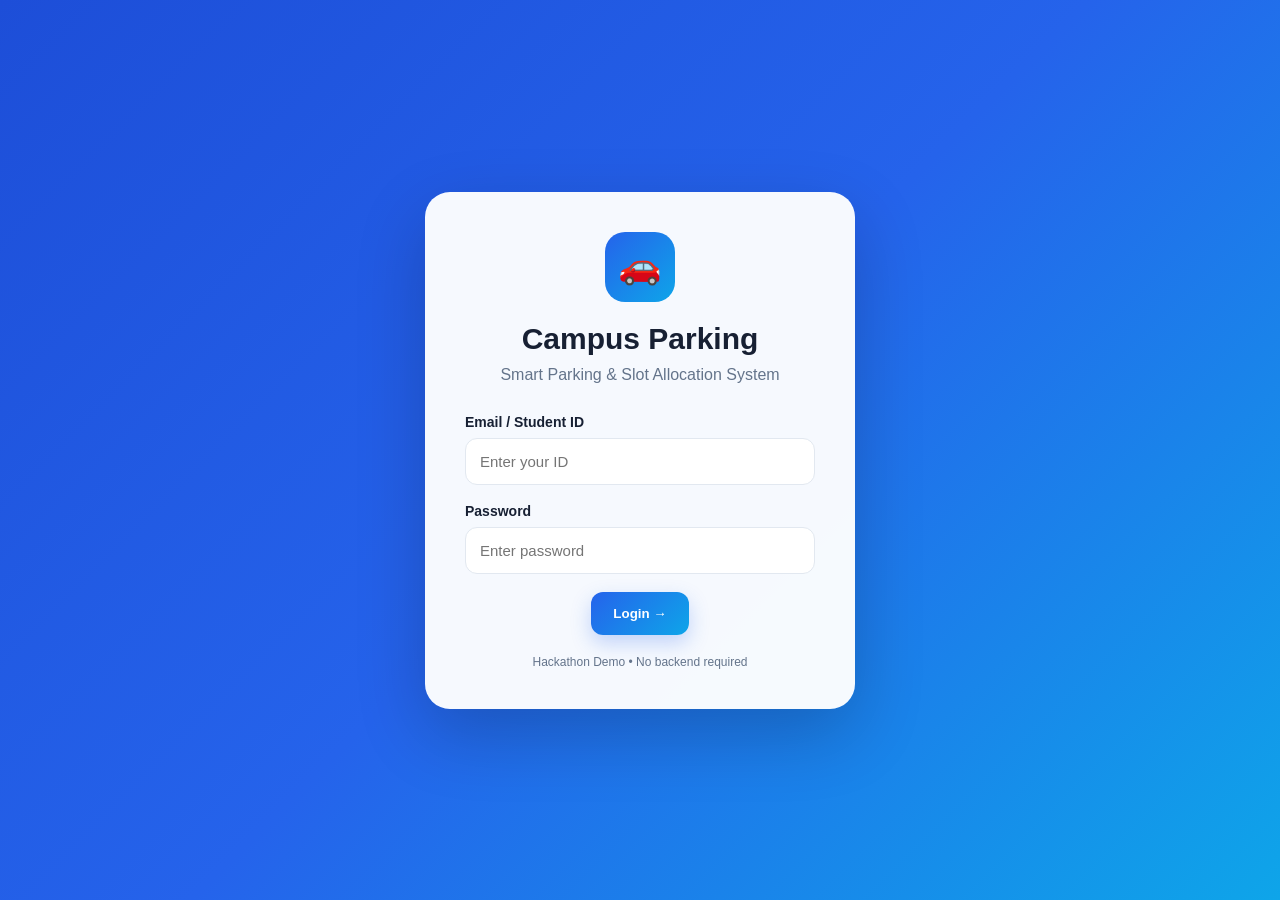
<file: index.html>
<!DOCTYPE html>
<html lang="en">
<head>
    <meta charset="UTF-8">
    <meta name="viewport" content="width=device-width, initial-scale=1.0">
    <title>Campus Parking - Login</title>
    <link rel="stylesheet" href="style.css">
</head>
<body class="auth-body">

    <div class="auth-container">
        <div class="auth-card">
            <div class="logo">🚗</div>
            <h1>Campus Parking</h1>
            <p class="subtitle">Smart Parking & Slot Allocation System</p>

            <form onsubmit="login(event)">
                <div class="input-group">
                    <label>Email / Student ID</label>
                    <input type="text" id="username"
                           placeholder="Enter your ID" required>
                </div>

                <div class="input-group">
                    <label>Password</label>
                    <input type="password"
                           placeholder="Enter password" required>
                </div>

                <button class="primary-btn" type="submit">
                    Login →
                </button>
            </form>

            <p class="demo-text">Hackathon Demo • No backend required</p>
        </div>
    </div>

    <script src="script.js"></script>
</body>
</html>
</file>
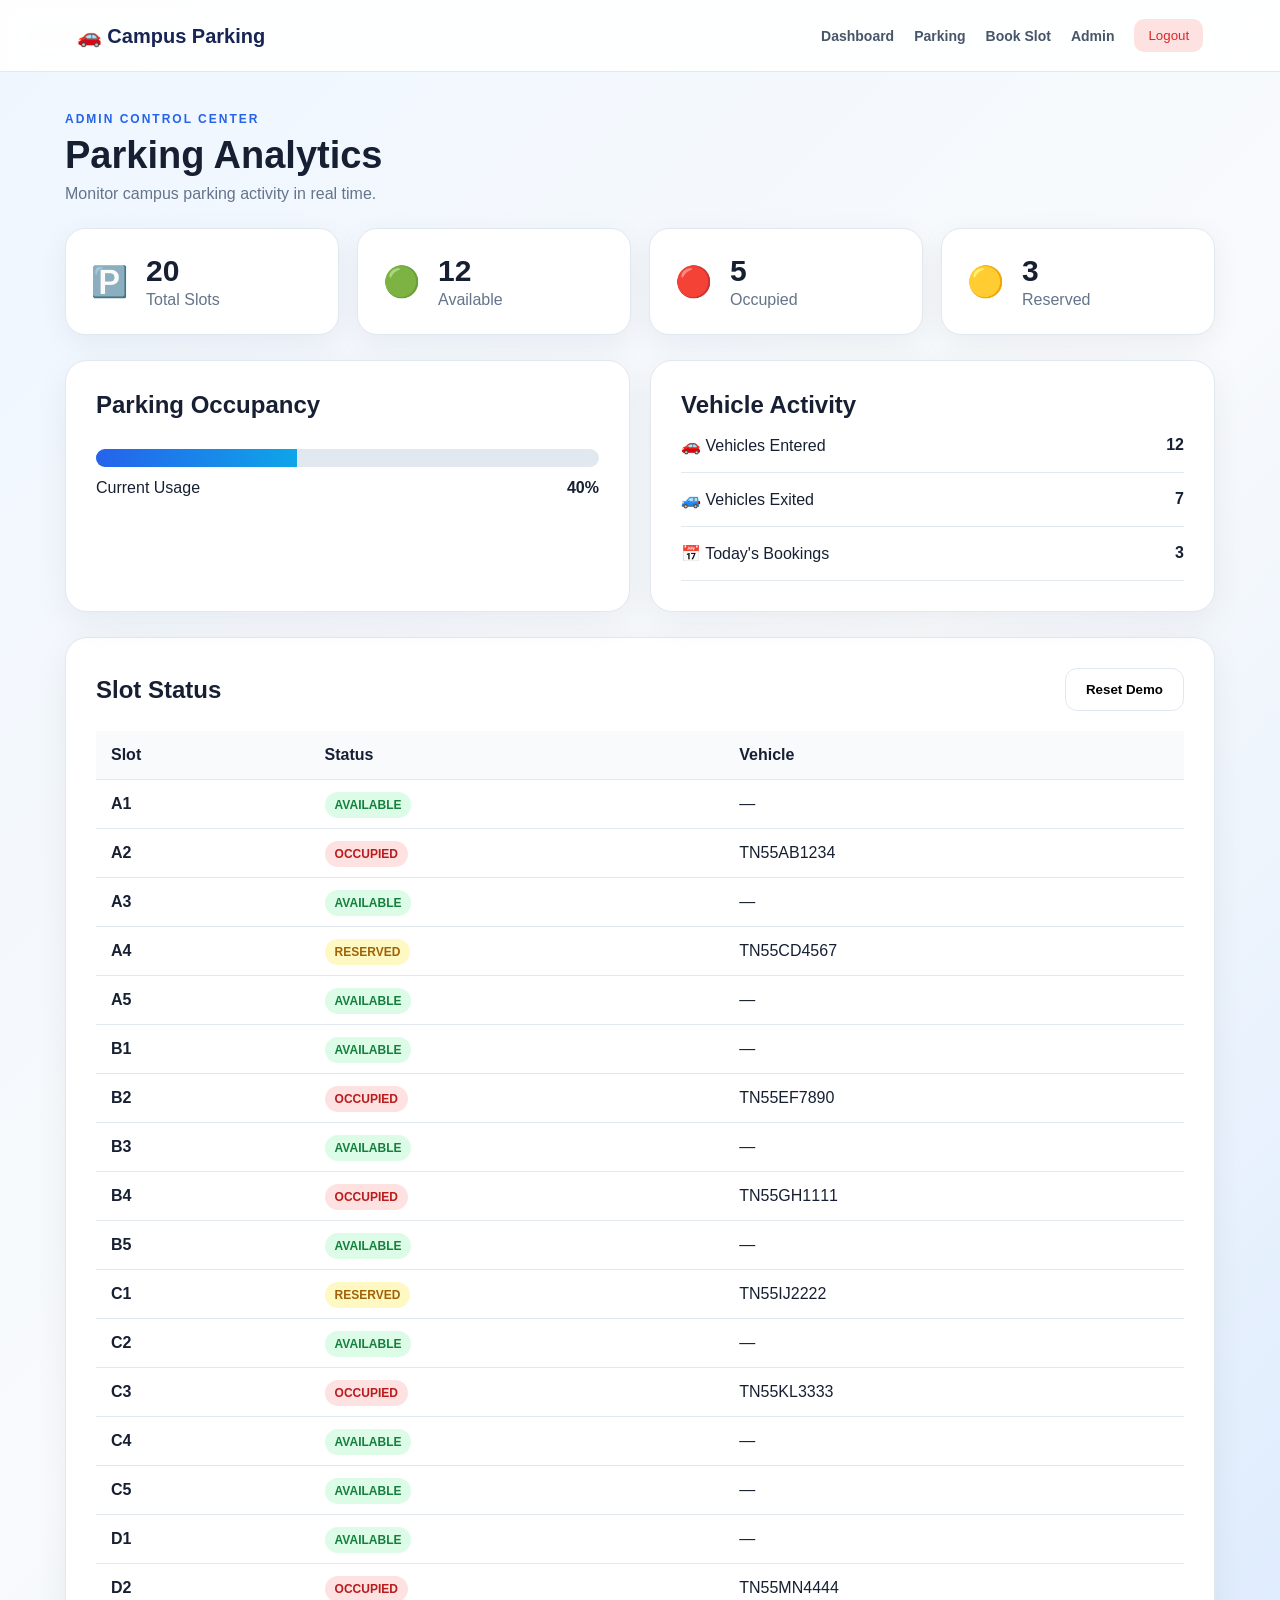
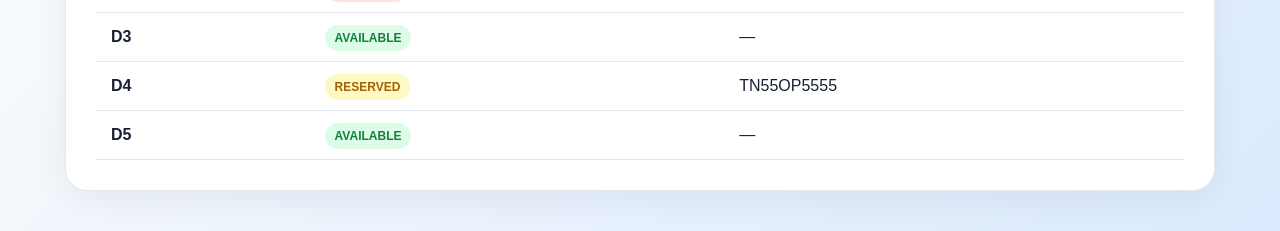
<file: admin.html>
<!DOCTYPE html>
<html lang="en">
<head>
    <meta charset="UTF-8">
    <meta name="viewport"
          content="width=device-width, initial-scale=1.0">
    <title>Admin Dashboard</title>
    <link rel="stylesheet" href="style.css">
</head>
<body>

<nav class="navbar">
    <div class="brand">🚗 Campus Parking</div>

    <div class="nav-links">
        <a href="dashboard.html">Dashboard</a>
        <a href="parking.html">Parking</a>
        <a href="booking.html">Book Slot</a>
        <a href="admin.html">Admin</a>
        <button onclick="logout()" class="logout-btn">Logout</button>
    </div>
</nav>

<main class="container">

    <div class="page-header">
        <div>
            <p class="eyebrow">ADMIN CONTROL CENTER</p>
            <h1>Parking Analytics</h1>
            <p>Monitor campus parking activity in real time.</p>
        </div>
    </div>

    <section class="stats-grid">

        <div class="stat-card">
            <span>🅿️</span>
            <div>
                <h3 id="adminTotal">20</h3>
                <p>Total Slots</p>
            </div>
        </div>

        <div class="stat-card available-card">
            <span>🟢</span>
            <div>
                <h3 id="adminAvailable">0</h3>
                <p>Available</p>
            </div>
        </div>

        <div class="stat-card occupied-card">
            <span>🔴</span>
            <div>
                <h3 id="adminOccupied">0</h3>
                <p>Occupied</p>
            </div>
        </div>

        <div class="stat-card reserved-card">
            <span>🟡</span>
            <div>
                <h3 id="adminReserved">0</h3>
                <p>Reserved</p>
            </div>
        </div>

    </section>

    <section class="analytics-grid">

        <div class="analytics-card">
            <h2>Parking Occupancy</h2>

            <div class="progress-container">
                <div id="occupancyProgress"
                     class="progress-bar"></div>
            </div>

            <div class="progress-info">
                <span>Current Usage</span>
                <strong id="occupancyPercent">0%</strong>
            </div>
        </div>

        <div class="analytics-card">
            <h2>Vehicle Activity</h2>

            <div class="activity-row">
                <span>🚗 Vehicles Entered</span>
                <strong id="entries">12</strong>
            </div>

            <div class="activity-row">
                <span>🚙 Vehicles Exited</span>
                <strong id="exits">7</strong>
            </div>

            <div class="activity-row">
                <span>📅 Today's Bookings</span>
                <strong id="bookings">0</strong>
            </div>
        </div>

    </section>

    <section class="admin-table-card">

        <div class="table-header">
            <h2>Slot Status</h2>

            <button class="secondary-btn"
                    onclick="resetParking()">
                Reset Demo
            </button>
        </div>

        <div class="table-wrapper">
            <table>
                <thead>
                    <tr>
                        <th>Slot</th>
                        <th>Status</th>
                        <th>Vehicle</th>
                    </tr>
                </thead>

                <tbody id="adminTable"></tbody>
            </table>
        </div>

    </section>

</main>

<script src="script.js"></script>
</body>
</html>
</file>
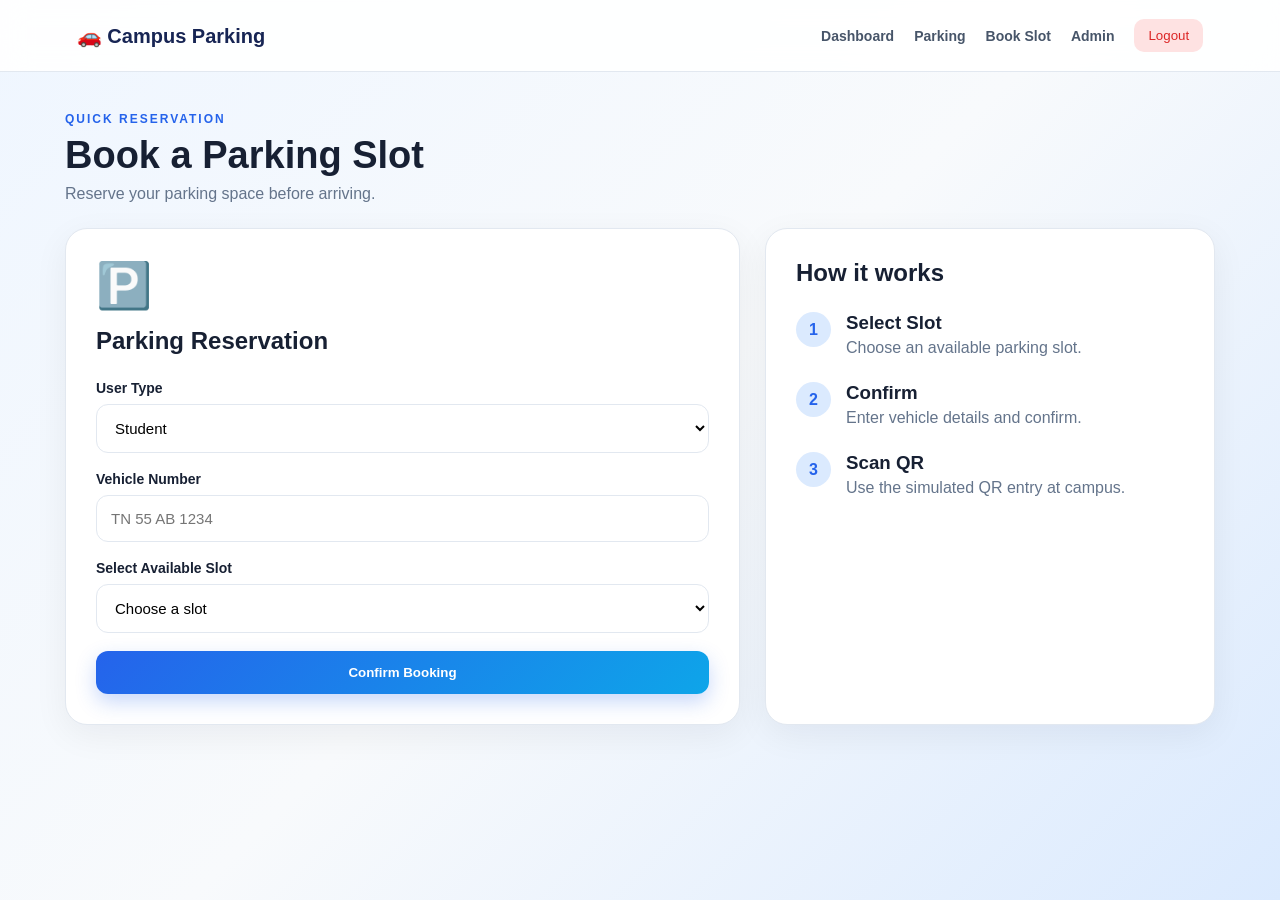
<file: booking.html>
<!DOCTYPE html>
<html lang="en">
<head>
    <meta charset="UTF-8">
    <meta name="viewport"
          content="width=device-width, initial-scale=1.0">
    <title>Book Parking Slot</title>
    <link rel="stylesheet" href="style.css">
</head>
<body>

<nav class="navbar">
    <div class="brand">🚗 Campus Parking</div>

    <div class="nav-links">
        <a href="dashboard.html">Dashboard</a>
        <a href="parking.html">Parking</a>
        <a href="booking.html">Book Slot</a>
        <a href="admin.html">Admin</a>
        <button onclick="logout()" class="logout-btn">Logout</button>
    </div>
</nav>

<main class="container">

    <div class="page-header">
        <div>
            <p class="eyebrow">QUICK RESERVATION</p>
            <h1>Book a Parking Slot</h1>
            <p>Reserve your parking space before arriving.</p>
        </div>
    </div>

    <div class="booking-layout">

        <div class="booking-card">

            <div class="booking-icon">🅿️</div>

            <h2>Parking Reservation</h2>

            <div class="input-group">
                <label>User Type</label>

                <select id="userType">
                    <option>Student</option>
                    <option>Staff</option>
                    <option>Visitor</option>
                </select>
            </div>

            <div class="input-group">
                <label>Vehicle Number</label>

                <input type="text"
                       id="vehicleNumber"
                       placeholder="TN 55 AB 1234">
            </div>

            <div class="input-group">
                <label>Select Available Slot</label>

                <select id="slotSelect">
                    <option value="">Loading slots...</option>
                </select>
            </div>

            <button class="primary-btn full-btn"
                    onclick="bookFromPage()">
                Confirm Booking
            </button>

        </div>

        <div class="info-card">

            <h2>How it works</h2>

            <div class="step">
                <span>1</span>
                <div>
                    <h3>Select Slot</h3>
                    <p>Choose an available parking slot.</p>
                </div>
            </div>

            <div class="step">
                <span>2</span>
                <div>
                    <h3>Confirm</h3>
                    <p>Enter vehicle details and confirm.</p>
                </div>
            </div>

            <div class="step">
                <span>3</span>
                <div>
                    <h3>Scan QR</h3>
                    <p>Use the simulated QR entry at campus.</p>
                </div>
            </div>

        </div>

    </div>

</main>

<div id="confirmationModal" class="modal">
    <div class="modal-card">

        <div class="success-icon">✓</div>

        <h2>Booking Confirmed!</h2>

        <p id="confirmationText"></p>

        <div class="fake-qr">
            ▦ ▦ ▦ ▦<br>
            ▦ ▦ ▦ ▦<br>
            ▦ ▦ ▦ ▦
        </div>

        <p class="small-text">
            Show this QR at the campus entry gate.
        </p>

        <button class="primary-btn full-btn"
                onclick="closeConfirmation()">
            Done
        </button>

    </div>
</div>

<div id="toast" class="toast"></div>

<script src="script.js"></script>
</body>
</html>
</file>
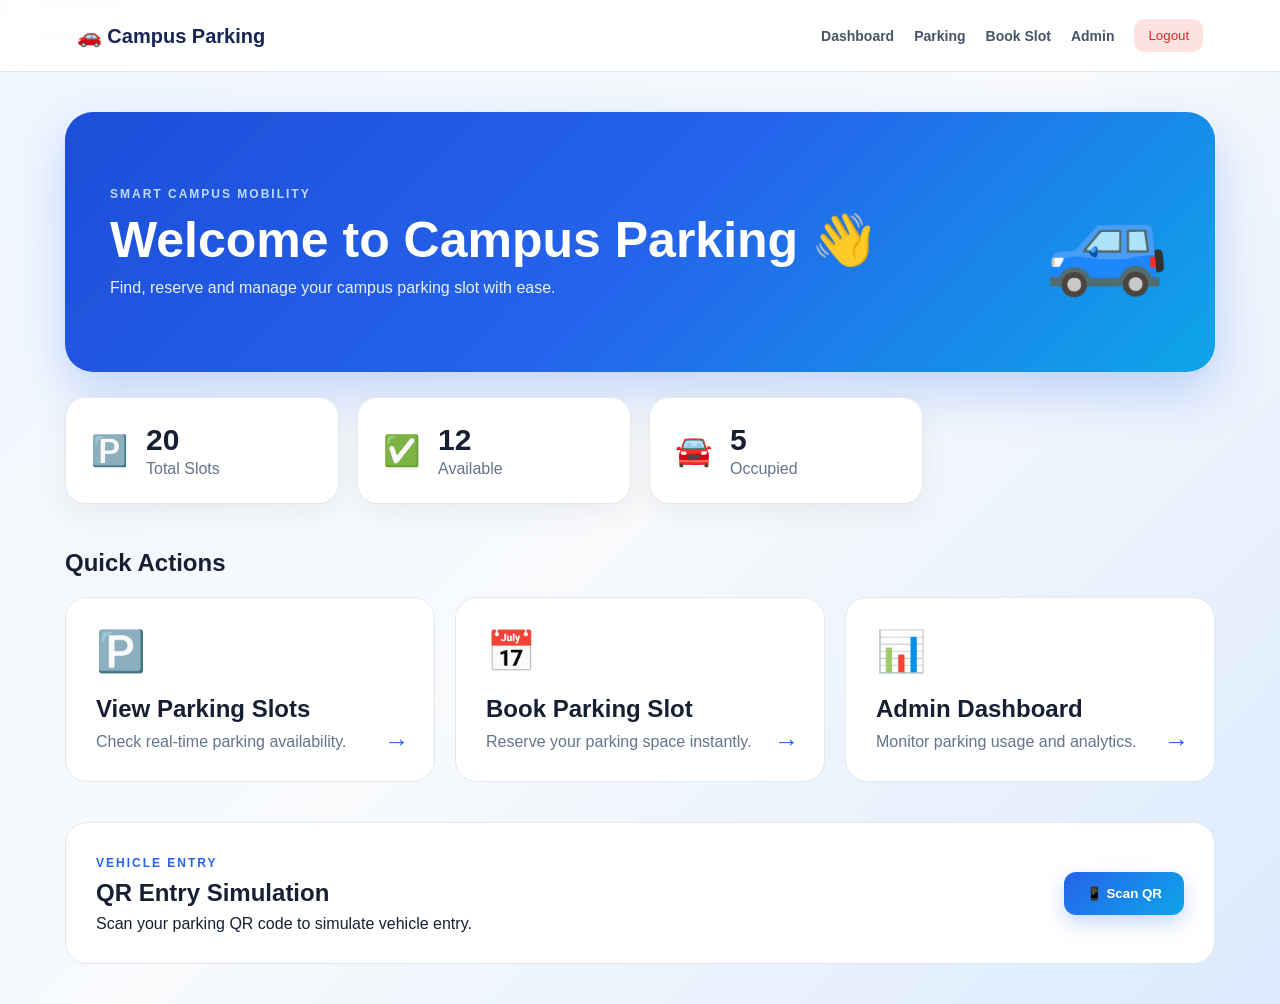
<file: dashboard.html>
<!DOCTYPE html>
<html lang="en">
<head>
    <meta charset="UTF-8">
    <meta name="viewport" content="width=device-width, initial-scale=1.0">
    <title>Campus Parking - Dashboard</title>
    <link rel="stylesheet" href="style.css">
</head>
<body>

<nav class="navbar">
    <div class="brand">🚗 Campus Parking</div>

    <div class="nav-links">
        <a href="dashboard.html">Dashboard</a>
        <a href="parking.html">Parking</a>
        <a href="booking.html">Book Slot</a>
        <a href="admin.html">Admin</a>
        <button onclick="logout()" class="logout-btn">Logout</button>
    </div>
</nav>

<main class="container">

    <section class="hero">
        <div>
            <p class="eyebrow">SMART CAMPUS MOBILITY</p>
            <h1>Welcome to Campus Parking 👋</h1>
            <p>
                Find, reserve and manage your campus parking slot
                with ease.
            </p>
        </div>

        <div class="hero-car">🚙</div>
    </section>

    <section class="stats-grid">
        <div class="stat-card">
            <span>🅿️</span>
            <div>
                <h3 id="totalSlots">20</h3>
                <p>Total Slots</p>
            </div>
        </div>

        <div class="stat-card available-card">
            <span>✅</span>
            <div>
                <h3 id="availableSlots">0</h3>
                <p>Available</p>
            </div>
        </div>

        <div class="stat-card occupied-card">
            <span>🚘</span>
            <div>
                <h3 id="occupiedSlots">0</h3>
                <p>Occupied</p>
            </div>
        </div>
    </section>

    <h2 class="section-title">Quick Actions</h2>

    <section class="action-grid">

        <a href="parking.html" class="action-card">
            <div class="action-icon">🅿️</div>
            <h2>View Parking Slots</h2>
            <p>Check real-time parking availability.</p>
            <span class="arrow">→</span>
        </a>

        <a href="booking.html" class="action-card">
            <div class="action-icon">📅</div>
            <h2>Book Parking Slot</h2>
            <p>Reserve your parking space instantly.</p>
            <span class="arrow">→</span>
        </a>

        <a href="admin.html" class="action-card">
            <div class="action-icon">📊</div>
            <h2>Admin Dashboard</h2>
            <p>Monitor parking usage and analytics.</p>
            <span class="arrow">→</span>
        </a>

    </section>

    <section class="qr-section">
        <div>
            <span class="eyebrow">VEHICLE ENTRY</span>
            <h2>QR Entry Simulation</h2>
            <p>Scan your parking QR code to simulate vehicle entry.</p>
        </div>

        <button class="primary-btn" onclick="simulateEntry()">
            📱 Scan QR
        </button>
    </section>

</main>

<div id="toast" class="toast"></div>

<script src="script.js"></script>
</body>
</html>
</file>
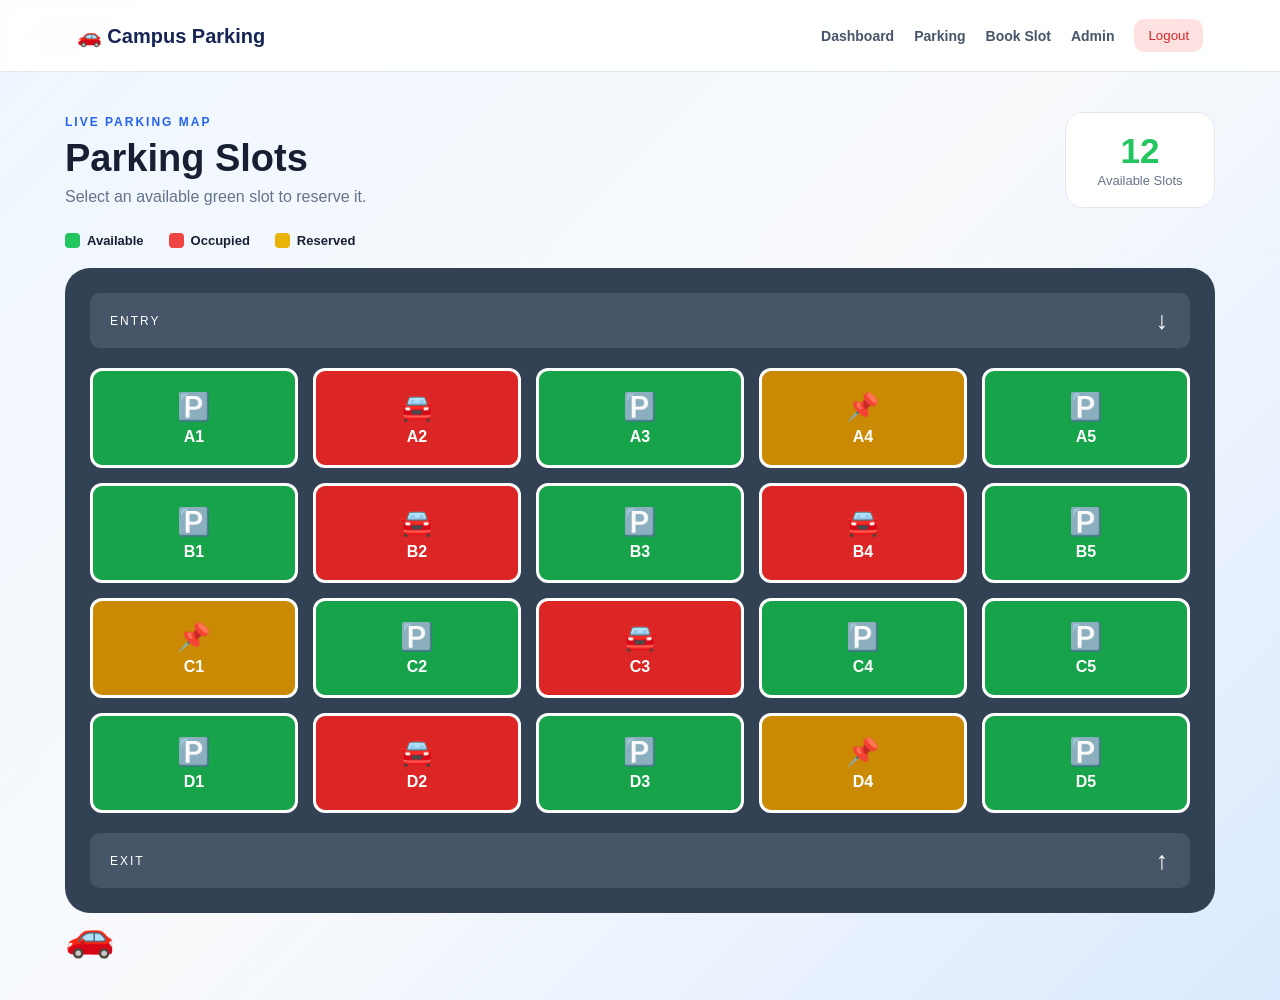
<file: parking.html>
<!DOCTYPE html>
<html lang="en">
<head>
    <meta charset="UTF-8">
    <meta name="viewport" content="width=device-width, initial-scale=1.0">
    <title>Parking Slots</title>
    <link rel="stylesheet" href="style.css">
</head>
<body>

<nav class="navbar">
    <div class="brand">🚗 Campus Parking</div>

    <div class="nav-links">
        <a href="dashboard.html">Dashboard</a>
        <a href="parking.html">Parking</a>
        <a href="booking.html">Book Slot</a>
        <a href="admin.html">Admin</a>
        <button onclick="logout()" class="logout-btn">Logout</button>
    </div>
</nav>

<main class="container">

    <div class="page-header">
        <div>
            <p class="eyebrow">LIVE PARKING MAP</p>
            <h1>Parking Slots</h1>
            <p>Select an available green slot to reserve it.</p>
        </div>

        <div class="availability-counter">
            <strong id="liveAvailable">0</strong>
            <span>Available Slots</span>
        </div>
    </div>

    <div class="legend">
        <span><i class="legend-box available"></i> Available</span>
        <span><i class="legend-box occupied"></i> Occupied</span>
        <span><i class="legend-box reserved"></i> Reserved</span>
    </div>

    <div class="parking-area">

        <div class="parking-road">
            <span>ENTRY</span>
            <span class="road-arrow">↓</span>
        </div>

        <div id="parkingGrid" class="parking-grid"></div>

        <div class="parking-road">
            <span>EXIT</span>
            <span class="road-arrow">↑</span>
        </div>

    </div>

    <div class="moving-car">🚗</div>

</main>

<div id="bookingModal" class="modal">
    <div class="modal-card">
        <button class="close-btn" onclick="closeModal()">×</button>

        <div class="success-icon">✓</div>

        <h2>Reserve Slot?</h2>

        <p>
            You selected parking slot
            <strong id="selectedSlot"></strong>.
        </p>

        <div class="modal-actions">
            <button class="secondary-btn" onclick="closeModal()">
                Cancel
            </button>

            <button class="primary-btn" onclick="confirmSlot()">
                Confirm Booking
            </button>
        </div>
    </div>
</div>

<div id="toast" class="toast"></div>

<script src="script.js"></script>
</body>
</html>
</file>
<file: style.css>
* {
    margin: 0;
    padding: 0;
    box-sizing: border-box;
}

:root {
    --blue: #2563eb;
    --dark-blue: #172554;
    --light-blue: #eff6ff;
    --text: #172033;
    --muted: #64748b;
    --white: #ffffff;
    --green: #22c55e;
    --red: #ef4444;
    --yellow: #eab308;
    --border: #e2e8f0;
}

body {
    font-family: Arial, Helvetica, sans-serif;
    color: var(--text);
    background:
        linear-gradient(135deg, #eff6ff, #f8fafc 50%, #dbeafe);
    min-height: 100vh;
}

a {
    text-decoration: none;
    color: inherit;
}

/* LOGIN */

.auth-body {
    min-height: 100vh;
    display: flex;
    align-items: center;
    justify-content: center;
    padding: 20px;
    background:
        linear-gradient(135deg, #1d4ed8, #2563eb, #0ea5e9);
}

.auth-container {
    width: 100%;
    max-width: 430px;
}

.auth-card {
    background: rgba(255,255,255,0.96);
    padding: 40px;
    border-radius: 25px;
    box-shadow: 0 25px 70px rgba(0,0,0,0.2);
    text-align: center;
    animation: fadeUp 0.7s ease;
}

.logo {
    width: 70px;
    height: 70px;
    display: flex;
    align-items: center;
    justify-content: center;
    margin: auto auto 20px;
    border-radius: 20px;
    background: linear-gradient(135deg,#2563eb,#0ea5e9);
    font-size: 35px;
}

.auth-card h1 {
    font-size: 30px;
}

.subtitle {
    color: var(--muted);
    margin: 10px 0 30px;
}

.demo-text {
    color: var(--muted);
    font-size: 12px;
    margin-top: 20px;
}

/* NAVBAR */

.navbar {
    min-height: 72px;
    background: rgba(255,255,255,0.9);
    backdrop-filter: blur(15px);
    border-bottom: 1px solid var(--border);
    display: flex;
    align-items: center;
    justify-content: space-between;
    padding: 0 6%;
    position: sticky;
    top: 0;
    z-index: 50;
}

.brand {
    font-weight: 800;
    font-size: 20px;
    color: var(--dark-blue);
}

.nav-links {
    display: flex;
    align-items: center;
    gap: 20px;
}

.nav-links a {
    color: #475569;
    font-size: 14px;
    font-weight: 600;
}

.nav-links a:hover {
    color: var(--blue);
}

.logout-btn {
    border: none;
    background: #fee2e2;
    color: #dc2626;
    padding: 9px 14px;
    border-radius: 10px;
    cursor: pointer;
}

/* LAYOUT */

.container {
    width: min(1150px, 92%);
    margin: 40px auto;
}

.hero {
    min-height: 260px;
    border-radius: 28px;
    padding: 45px;
    display: flex;
    align-items: center;
    justify-content: space-between;
    overflow: hidden;
    color: white;
    background:
        linear-gradient(135deg,#1d4ed8,#2563eb,#0ea5e9);
    box-shadow: 0 20px 50px rgba(37,99,235,0.25);
}

.hero h1 {
    font-size: clamp(30px,5vw,50px);
    margin: 10px 0;
}

.hero p:not(.eyebrow) {
    opacity: .9;
    max-width: 600px;
}

.hero-car {
    font-size: 100px;
    animation: float 3s ease-in-out infinite;
}

.eyebrow {
    font-size: 12px;
    font-weight: 800;
    letter-spacing: 2px;
    color: #2563eb;
}

.hero .eyebrow {
    color: #bfdbfe;
}

.section-title {
    margin: 45px 0 20px;
}

/* CARDS */

.stats-grid {
    display: grid;
    grid-template-columns: repeat(4,1fr);
    gap: 18px;
    margin-top: 25px;
}

.stat-card {
    background: white;
    padding: 25px;
    border: 1px solid var(--border);
    border-radius: 20px;
    display: flex;
    align-items: center;
    gap: 18px;
    box-shadow: 0 8px 30px rgba(15,23,42,.06);
}

.stat-card > span {
    font-size: 30px;
}

.stat-card h3 {
    font-size: 30px;
}

.stat-card p {
    color: var(--muted);
    margin-top: 3px;
}

.action-grid {
    display: grid;
    grid-template-columns: repeat(3,1fr);
    gap: 20px;
}

.action-card {
    position: relative;
    padding: 30px;
    background: white;
    border: 1px solid var(--border);
    border-radius: 22px;
    transition: .3s;
}

.action-card:hover {
    transform: translateY(-7px);
    box-shadow: 0 20px 40px rgba(37,99,235,.15);
    border-color: #93c5fd;
}

.action-icon {
    font-size: 40px;
    margin-bottom: 20px;
}

.action-card p {
    color: var(--muted);
    margin-top: 10px;
}

.arrow {
    position: absolute;
    right: 25px;
    bottom: 25px;
    font-size: 25px;
    color: var(--blue);
}

/* BUTTONS */

.primary-btn {
    border: none;
    border-radius: 12px;
    padding: 14px 22px;
    color: white;
    font-weight: 700;
    cursor: pointer;
    background: linear-gradient(135deg,#2563eb,#0ea5e9);
    box-shadow: 0 8px 20px rgba(37,99,235,.25);
    transition: .25s;
}

.primary-btn:hover {
    transform: translateY(-2px);
    box-shadow: 0 12px 25px rgba(37,99,235,.35);
}

.secondary-btn {
    border: 1px solid var(--border);
    border-radius: 12px;
    padding: 13px 20px;
    background: white;
    cursor: pointer;
    font-weight: 600;
}

.full-btn {
    width: 100%;
}

/* INPUTS */

.input-group {
    text-align: left;
    margin-bottom: 18px;
}

.input-group label {
    display: block;
    margin-bottom: 8px;
    font-size: 14px;
    font-weight: 700;
}

.input-group input,
.input-group select {
    width: 100%;
    padding: 14px;
    border: 1px solid var(--border);
    border-radius: 12px;
    outline: none;
    font-size: 15px;
    background: white;
}

.input-group input:focus,
.input-group select:focus {
    border-color: var(--blue);
    box-shadow: 0 0 0 3px #dbeafe;
}

/* QR */

.qr-section {
    margin-top: 40px;
    background: white;
    padding: 30px;
    border-radius: 22px;
    border: 1px solid var(--border);
    display: flex;
    justify-content: space-between;
    align-items: center;
}

.qr-section h2 {
    margin: 8px 0;
}

/* PARKING */

.page-header {
    display: flex;
    justify-content: space-between;
    align-items: center;
    gap: 20px;
    margin-bottom: 25px;
}

.page-header h1 {
    font-size: 38px;
    margin: 8px 0;
}

.page-header p:not(.eyebrow) {
    color: var(--muted);
}

.availability-counter {
    min-width: 150px;
    background: white;
    border: 1px solid var(--border);
    border-radius: 18px;
    padding: 18px 25px;
    text-align: center;
}

.availability-counter strong {
    display: block;
    font-size: 35px;
    color: var(--green);
}

.availability-counter span {
    color: var(--muted);
    font-size: 13px;
}

.legend {
    display: flex;
    gap: 25px;
    margin: 20px 0;
    flex-wrap: wrap;
}

.legend span {
    display: flex;
    align-items: center;
    gap: 7px;
    font-size: 13px;
    font-weight: 600;
}

.legend-box {
    width: 15px;
    height: 15px;
    border-radius: 4px;
}

.legend-box.available {
    background: var(--green);
}

.legend-box.occupied {
    background: var(--red);
}

.legend-box.reserved {
    background: var(--yellow);
}

.parking-area {
    background: #334155;
    border-radius: 25px;
    padding: 25px;
    position: relative;
    overflow: hidden;
}

.parking-grid {
    display: grid;
    grid-template-columns: repeat(5,1fr);
    gap: 15px;
    padding: 20px 0;
}

.parking-slot {
    min-height: 100px;
    border: 3px solid white;
    border-radius: 12px;
    color: white;
    display: flex;
    align-items: center;
    justify-content: center;
    flex-direction: column;
    cursor: pointer;
    font-weight: 800;
    transition: .3s;
}

.parking-slot:hover {
    transform: scale(1.05);
}

.parking-slot.available {
    background: #16a34a;
}

.parking-slot.occupied {
    background: #dc2626;
    cursor: not-allowed;
}

.parking-slot.reserved {
    background: #ca8a04;
    cursor: not-allowed;
}

.slot-car {
    font-size: 27px;
    margin-bottom: 5px;
}

.parking-road {
    height: 55px;
    background: #475569;
    border-radius: 10px;
    color: white;
    display: flex;
    justify-content: space-between;
    align-items: center;
    padding: 0 20px;
    font-size: 12px;
    letter-spacing: 2px;
}

.road-arrow {
    font-size: 25px;
}

.moving-car {
    font-size: 40px;
    position: relative;
    animation: drive 7s linear infinite;
}

/* BOOKING */

.booking-layout {
    display: grid;
    grid-template-columns: 1.2fr .8fr;
    gap: 25px;
}

.booking-card,
.info-card,
.analytics-card,
.admin-table-card {
    background: white;
    border: 1px solid var(--border);
    border-radius: 22px;
    padding: 30px;
    box-shadow: 0 10px 35px rgba(15,23,42,.06);
}

.booking-icon {
    font-size: 45px;
    margin-bottom: 15px;
}

.booking-card h2 {
    margin-bottom: 25px;
}

.info-card h2 {
    margin-bottom: 25px;
}

.step {
    display: flex;
    gap: 15px;
    margin: 25px 0;
}

.step > span {
    min-width: 35px;
    height: 35px;
    border-radius: 50%;
    background: #dbeafe;
    color: var(--blue);
    display: flex;
    justify-content: center;
    align-items: center;
    font-weight: bold;
}

.step p {
    color: var(--muted);
    margin-top: 5px;
}

/* ADMIN */

.analytics-grid {
    display: grid;
    grid-template-columns: 1fr 1fr;
    gap: 20px;
    margin-top: 25px;
}

.progress-container {
    height: 18px;
    background: #e2e8f0;
    border-radius: 20px;
    overflow: hidden;
    margin: 30px 0 12px;
}

.progress-bar {
    height: 100%;
    width: 0%;
    background: linear-gradient(90deg,#2563eb,#0ea5e9);
    transition: 1s;
}

.progress-info {
    display: flex;
    justify-content: space-between;
}

.activity-row {
    display: flex;
    justify-content: space-between;
    padding: 17px 0;
    border-bottom: 1px solid var(--border);
}

.admin-table-card {
    margin-top: 25px;
}

.table-header {
    display: flex;
    justify-content: space-between;
    align-items: center;
    margin-bottom: 20px;
}

.table-wrapper {
    overflow-x: auto;
}

table {
    width: 100%;
    border-collapse: collapse;
}

th, td {
    padding: 15px;
    text-align: left;
    border-bottom: 1px solid var(--border);
}

th {
    background: #f8fafc;
}

.status {
    padding: 6px 10px;
    border-radius: 20px;
    font-size: 12px;
    font-weight: bold;
}

.status.available {
    background: #dcfce7;
    color: #15803d;
}

.status.occupied {
    background: #fee2e2;
    color: #b91c1c;
}

.status.reserved {
    background: #fef9c3;
    color: #a16207;
}

/* MODAL */

.modal {
    position: fixed;
    inset: 0;
    background: rgba(15,23,42,.65);
    display: none;
    align-items: center;
    justify-content: center;
    padding: 20px;
    z-index: 100;
}

.modal.show {
    display: flex;
}

.modal-card {
    width: min(430px,100%);
    background: white;
    padding: 35px;
    border-radius: 25px;
    text-align: center;
    position: relative;
    animation: pop .3s ease;
}

.close-btn {
    position: absolute;
    top: 15px;
    right: 18px;
    border: none;
    background: none;
    font-size: 28px;
    cursor: pointer;
}

.success-icon {
    width: 65px;
    height: 65px;
    background: #dcfce7;
    color: #16a34a;
    border-radius: 50%;
    display: flex;
    align-items: center;
    justify-content: center;
    font-size: 35px;
    margin: auto auto 20px;
}

.modal-actions {
    display: flex;
    gap: 10px;
    margin-top: 25px;
}

.modal-actions button {
    flex: 1;
}

.fake-qr {
    width: 130px;
    height: 130px;
    margin: 20px auto;
    background: #111827;
    color: white;
    display: flex;
    align-items: center;
    justify-content: center;
    font-size: 22px;
    line-height: 30px;
}

.small-text {
    color: var(--muted);
    font-size: 13px;
}

/* TOAST */

.toast {
    position: fixed;
    right: 25px;
    bottom: 25px;
    background: #172033;
    color: white;
    padding: 15px 20px;
    border-radius: 12px;
    transform: translateY(100px);
    opacity: 0;
    transition: .3s;
    z-index: 200;
}

.toast.show {
    transform: translateY(0);
    opacity: 1;
}

/* ANIMATIONS */

@keyframes fadeUp {
    from {
        opacity: 0;
        transform: translateY(25px);
    }
    to {
        opacity: 1;
        transform: translateY(0);
    }
}

@keyframes pop {
    from {
        transform: scale(.85);
        opacity: 0;
    }
    to {
        transform: scale(1);
        opacity: 1;
    }
}

@keyframes float {
    0%,100% {
        transform: translateY(0);
    }
    50% {
        transform: translateY(-15px);
    }
}

@keyframes drive {
    from {
        transform: translateX(-10vw);
    }
    to {
        transform: translateX(100vw);
    }
}

/* RESPONSIVE */

@media (max-width: 800px) {

    .navbar {
        padding: 15px 4%;
        flex-direction: column;
        gap: 12px;
    }

    .nav-links {
        width: 100%;
        justify-content: center;
        gap: 10px;
        flex-wrap: wrap;
    }

    .nav-links a {
        font-size: 12px;
    }

    .hero {
        padding: 30px;
    }

    .hero-car {
        display: none;
    }

    .stats-grid {
        grid-template-columns: repeat(2,1fr);
    }

    .action-grid,
    .booking-layout,
    .analytics-grid {
        grid-template-columns: 1fr;
    }

    .parking-grid {
        grid-template-columns: repeat(2,1fr);
    }

    .page-header {
        flex-direction: column;
        align-items: flex-start;
    }
}

@media (max-width: 480px) {

    .container {
        margin: 25px auto;
    }

    .auth-card {
        padding: 28px 20px;
    }

    .stats-grid {
        grid-template-columns: 1fr;
    }

    .hero {
        min-height: 220px;
    }

    .hero h1 {
        font-size: 30px;
    }

    .parking-grid {
        gap: 10px;
    }

    .parking-slot {
        min-height: 90px;
    }

    .qr-section {
        flex-direction: column;
        gap: 20px;
        align-items: flex-start;
    }
}
</file>
